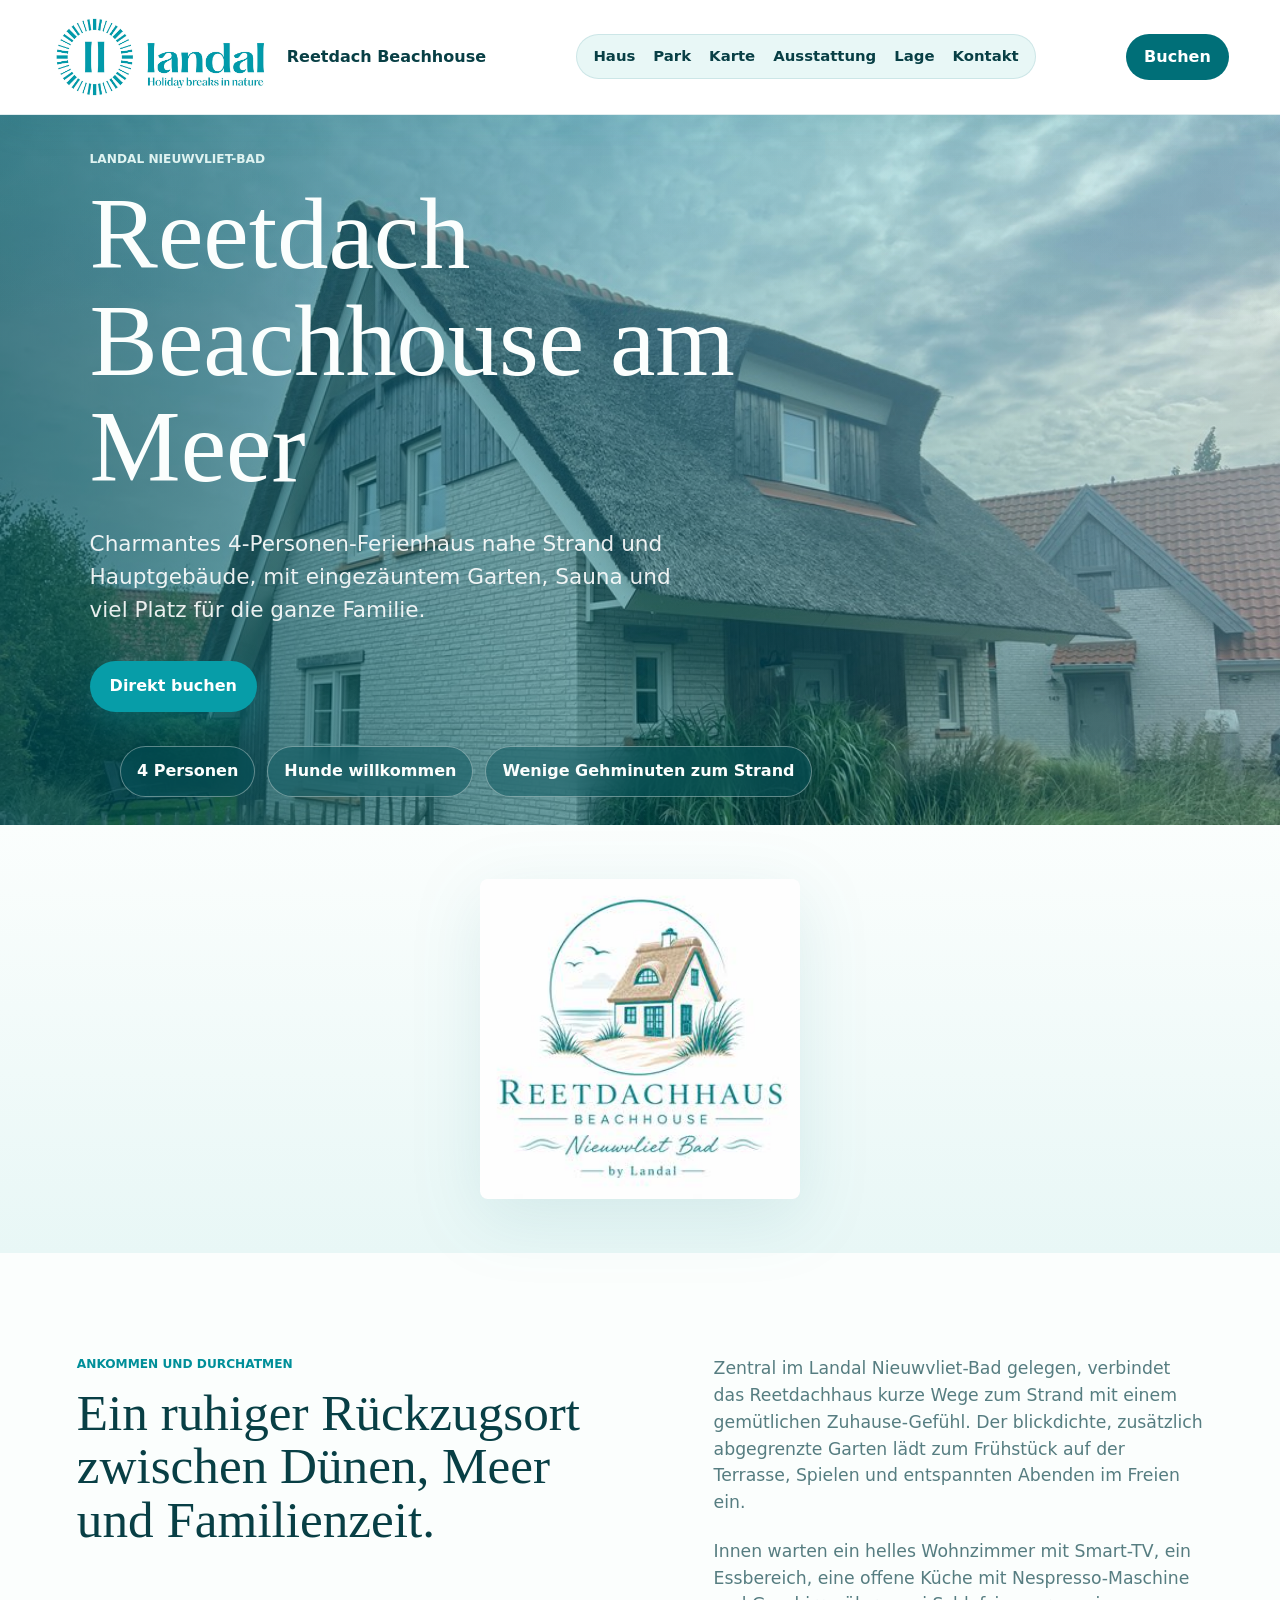
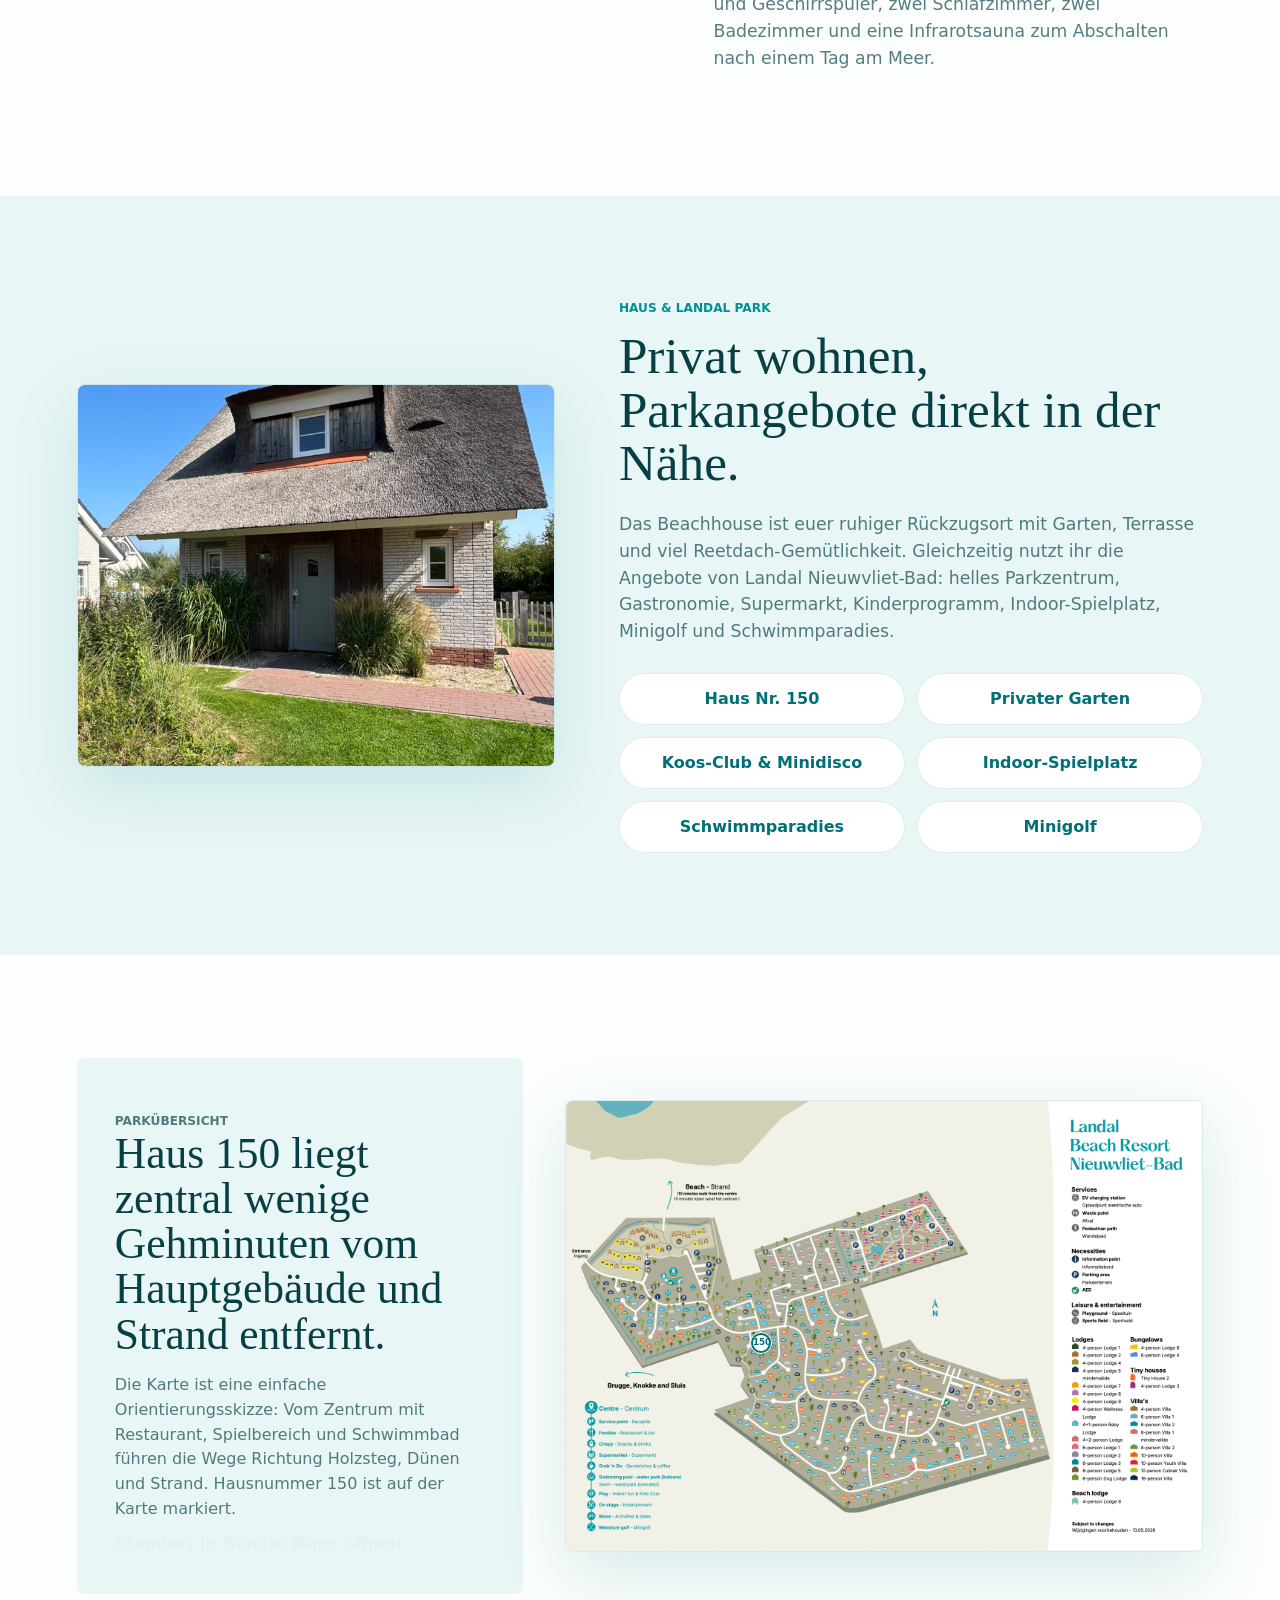
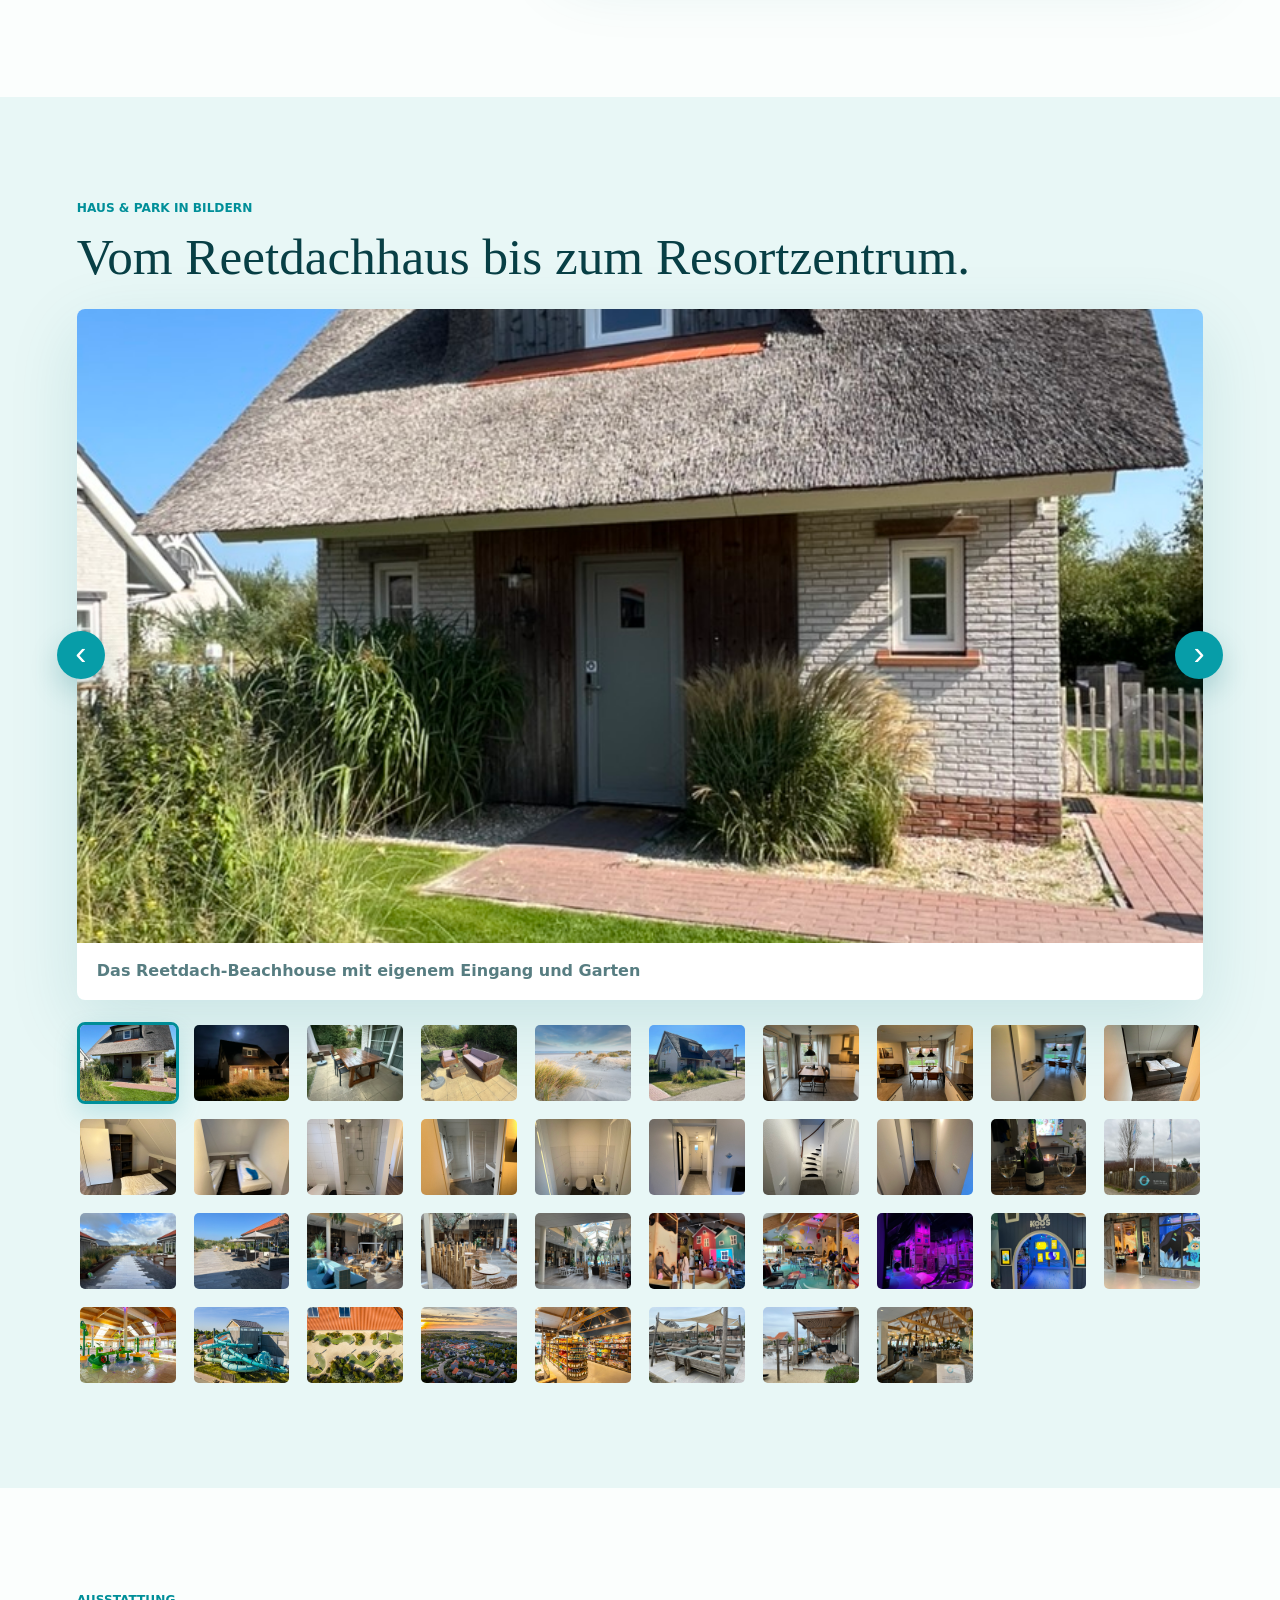
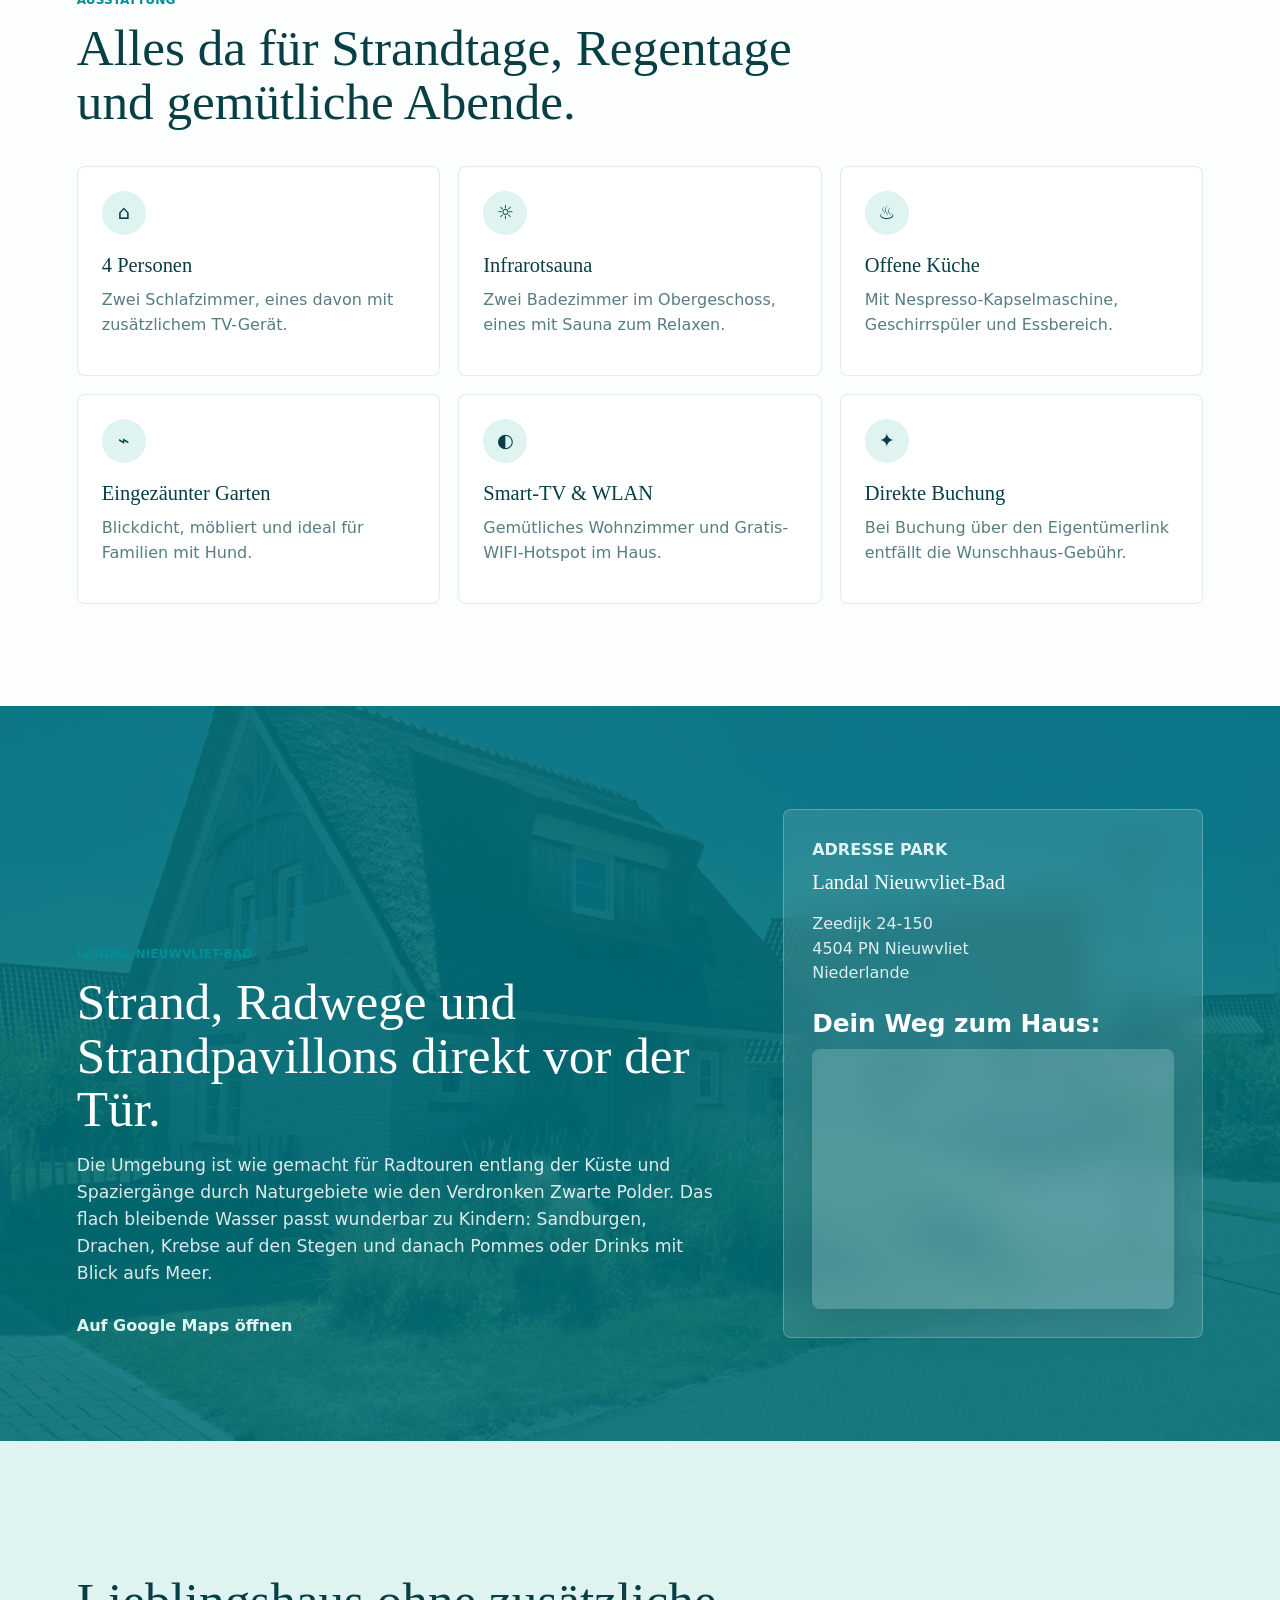
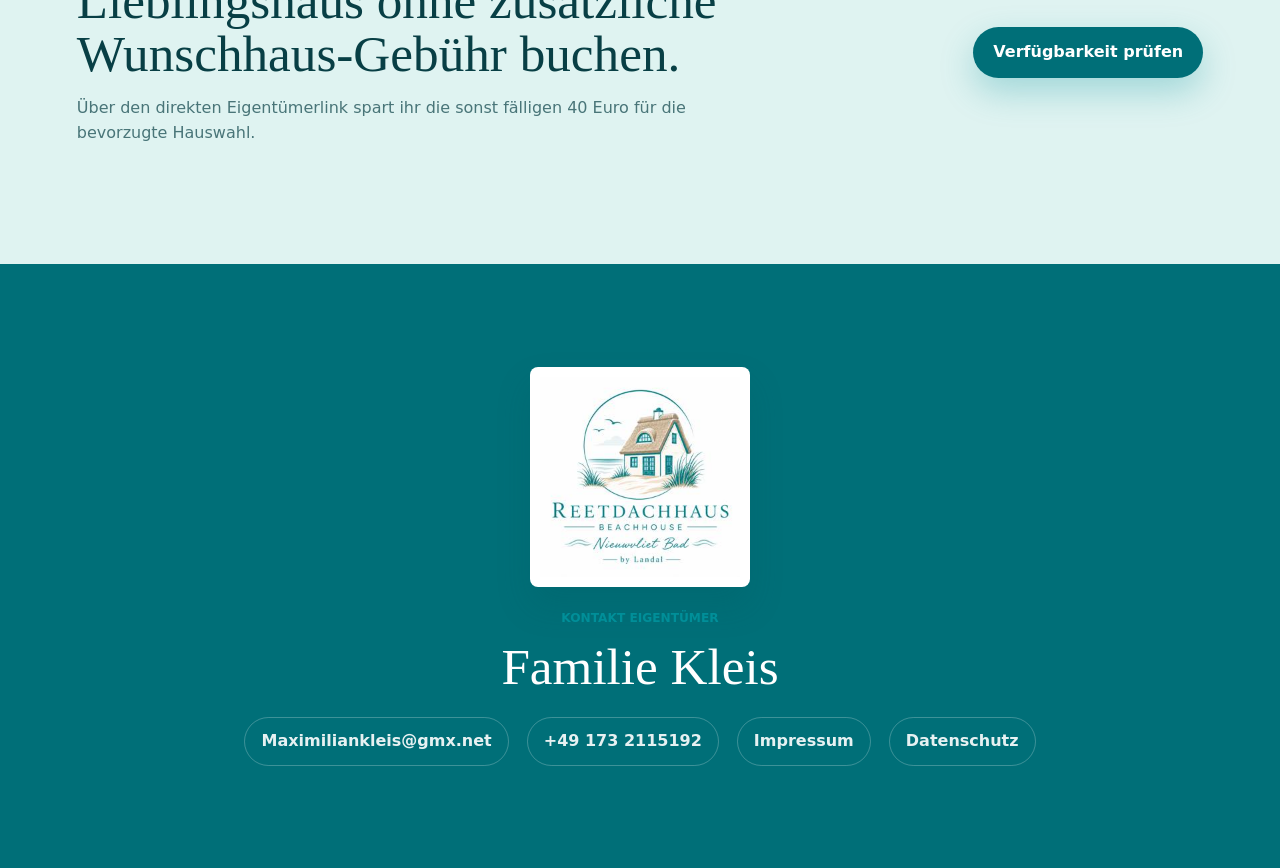
<file: index.html>
<!doctype html>
<html lang="de">
  <head>
    <meta charset="utf-8" />
    <meta name="viewport" content="width=device-width, initial-scale=1" />
    <meta
      name="description"
      content="4-Personen Reetdach Beachhouse im Roompot Beach Resort Nieuwvliet-Bad, nur wenige Gehminuten vom Strand entfernt. Hunde willkommen."
    />
    <title>Reetdach Beachhouse Landal Nieuwvliet-Bad</title>
    <link rel="preload" as="image" href="assets/new-house-overview.jpeg" />
    <link rel="stylesheet" href="styles.css?v=8" />
  </head>
  <body>
    <header class="site-header" aria-label="Hauptnavigation">
      <a class="brand" href="#start" aria-label="Zum Start">
        <img class="brand-logo" src="assets/landal-logo.jpeg" alt="Landal" />
        <span class="brand-title">Reetdach Beachhouse</span>
      </a>
      <nav class="nav-links" aria-label="Seitenbereiche">
        <a href="#haus">Haus</a>
        <a href="#park">Park</a>
        <a href="#karte">Karte</a>
        <a href="#ausstattung">Ausstattung</a>
        <a href="#lage">Lage</a>
        <a href="#kontakt">Kontakt</a>
      </nav>
      <a class="header-cta" href="https://www.roompot.nl/ownerbooking?dc=DBEI2&lang=de&rc=aangebrachteigenaa&resortid=364401&resourceid=27735838&unitid=3553341">
        Buchen
      </a>
    </header>

    <main id="start">
      <section class="hero" aria-label="Ferienhaus am Meer">
        <img class="hero-image" src="assets/new-house-overview.jpeg" alt="Reetdach Ferienhaus im Beach Resort Nieuwvliet-Bad" />
        <div class="hero-shade"></div>
        <div class="hero-content">
          <p class="eyebrow">Landal Nieuwvliet-Bad</p>
          <h1>Reetdach Beachhouse am Meer</h1>
          <p class="hero-copy">
            Charmantes 4-Personen-Ferienhaus nahe Strand und Hauptgebäude,
            mit eingezäuntem Garten, Sauna und viel Platz für die ganze Familie.
          </p>
          <div class="hero-actions" aria-label="Wichtige Links">
            <a class="button primary" href="https://www.roompot.nl/ownerbooking?dc=DBEI2&lang=de&rc=aangebrachteigenaa&resortid=364401&resourceid=27735838&unitid=3553341">Direkt buchen</a>
          </div>
        </div>
        <div class="hero-facts" aria-label="Kurzinfos">
          <span>4 Personen</span>
          <span>Hunde willkommen</span>
          <span>Wenige Gehminuten zum Strand</span>
        </div>
      </section>

      <section class="house-logo-band" aria-label="Reetdachhaus Beachhouse Logo">
        <img src="assets/reetdachhaus-logo.svg" alt="Reetdachhaus Beachhouse Nieuwvliet Bad Logo" />
      </section>

      <section class="intro band" id="haus">
        <div class="section-heading">
          <p class="eyebrow">Ankommen und Durchatmen</p>
          <h2>Ein ruhiger Rückzugsort zwischen Dünen, Meer und Familienzeit.</h2>
        </div>
        <div class="intro-text">
          <p>
            Zentral im Landal Nieuwvliet-Bad gelegen, verbindet das Reetdachhaus
            kurze Wege zum Strand mit einem gemütlichen Zuhause-Gefühl. Der blickdichte,
            zusätzlich abgegrenzte Garten lädt zum Frühstück auf der Terrasse, Spielen
            und entspannten Abenden im Freien ein.
          </p>
          <p>
            Innen warten ein helles Wohnzimmer mit Smart-TV, ein Essbereich, eine offene
            Küche mit Nespresso-Maschine und Geschirrspüler, zwei Schlafzimmer, zwei
            Badezimmer und eine Infrarotsauna zum Abschalten nach einem Tag am Meer.
          </p>
        </div>
      </section>

      <section class="overview band" id="park" aria-label="Haus und Landal Park">
        <div class="overview-media">
          <img src="assets/house-sunny-front.jpeg" alt="Sonnige Frontansicht des Reetdachhauses im Landal Beach Resort Nieuwvliet-Bad" />
        </div>
        <div class="overview-content">
          <p class="eyebrow">Haus & Landal Park</p>
          <h2>Privat wohnen, Parkangebote direkt in der Nähe.</h2>
          <p>
            Das Beachhouse ist euer ruhiger Rückzugsort mit Garten, Terrasse und viel
            Reetdach-Gemütlichkeit. Gleichzeitig nutzt ihr die Angebote von Landal
            Nieuwvliet-Bad: helles Parkzentrum, Gastronomie, Supermarkt, Kinderprogramm,
            Indoor-Spielplatz, Minigolf und Schwimmparadies.
          </p>
          <div class="overview-highlights">
            <span>Haus Nr. 150</span>
            <span>Privater Garten</span>
            <span>Koos-Club & Minidisco</span>
            <span>Indoor-Spielplatz</span>
            <span>Schwimmparadies</span>
            <span>Minigolf</span>
          </div>
        </div>
      </section>

      <section class="park-map-section band" id="karte" aria-label="Übersichtskarte Park und Haus 150">
        <div class="park-map-layout">
          <div class="map-copy">
            <p class="eyebrow">Parkübersicht</p>
            <h2>Haus 150 liegt zentral wenige Gehminuten vom Hauptgebäude und Strand entfernt.</h2>
            <p>
              Die Karte ist eine einfache Orientierungsskizze: Vom Zentrum mit Restaurant,
              Spielbereich und Schwimmbad führen die Wege Richtung Holzsteg, Dünen und
              Strand. Hausnummer 150 ist auf der Karte markiert.
            </p>
            <a class="text-link dark-link" href="https://maps.app.goo.gl/ADcbNbn6PV7WziuU8">Standort in Google Maps öffnen</a>
          </div>
          <div class="official-map">
            <img src="assets/park-map-landal.png" alt="Übersichtskarte Landal Beach Resort Nieuwvliet-Bad mit markiertem Haus 150" />
            <div class="house-pin" aria-label="Haus 150">
              <strong>150</strong>
              <span>Haus Nr. 150</span>
            </div>
          </div>
        </div>
      </section>

      <section class="gallery-section" aria-label="Bildergalerie">
        <div class="gallery-heading">
          <p class="eyebrow">Haus & Park in Bildern</p>
          <h2>Vom Reetdachhaus bis zum Resortzentrum.</h2>
        </div>
        <div class="gallery">
          <button class="gallery-button prev" type="button" aria-label="Vorheriges Bild">
            <span aria-hidden="true">‹</span>
          </button>
          <figure class="gallery-frame">
            <img id="galleryImage" src="assets/house-1.jpg" alt="Außenansicht des Reetdachhauses" />
            <figcaption id="galleryCaption">Reetdachhaus im Beach Resort Nieuwvliet-Bad</figcaption>
          </figure>
          <button class="gallery-button next" type="button" aria-label="Nächstes Bild">
            <span aria-hidden="true">›</span>
          </button>
        </div>
        <div class="thumbs" aria-label="Galerieauswahl"></div>
      </section>

      <section class="amenities band" id="ausstattung">
        <div class="section-heading">
          <p class="eyebrow">Ausstattung</p>
          <h2>Alles da für Strandtage, Regentage und gemütliche Abende.</h2>
        </div>
        <div class="amenity-grid">
          <article>
            <span class="icon" aria-hidden="true">⌂</span>
            <h3>4 Personen</h3>
            <p>Zwei Schlafzimmer, eines davon mit zusätzlichem TV-Gerät.</p>
          </article>
          <article>
            <span class="icon" aria-hidden="true">☼</span>
            <h3>Infrarotsauna</h3>
            <p>Zwei Badezimmer im Obergeschoss, eines mit Sauna zum Relaxen.</p>
          </article>
          <article>
            <span class="icon" aria-hidden="true">♨</span>
            <h3>Offene Küche</h3>
            <p>Mit Nespresso-Kapselmaschine, Geschirrspüler und Essbereich.</p>
          </article>
          <article>
            <span class="icon" aria-hidden="true">⌁</span>
            <h3>Eingezäunter Garten</h3>
            <p>Blickdicht, möbliert und ideal für Familien mit Hund.</p>
          </article>
          <article>
            <span class="icon" aria-hidden="true">◐</span>
            <h3>Smart-TV & WLAN</h3>
            <p>Gemütliches Wohnzimmer und Gratis-WIFI-Hotspot im Haus.</p>
          </article>
          <article>
            <span class="icon" aria-hidden="true">✦</span>
            <h3>Direkte Buchung</h3>
            <p>Bei Buchung über den Eigentümerlink entfällt die Wunschhaus-Gebühr.</p>
          </article>
        </div>
      </section>

      <section class="location" id="lage">
        <div class="location-copy">
          <p class="eyebrow">Landal Nieuwvliet-Bad</p>
          <h2>Strand, Radwege und Strandpavillons direkt vor der Tür.</h2>
          <p>
            Die Umgebung ist wie gemacht für Radtouren entlang der Küste und Spaziergänge
            durch Naturgebiete wie den Verdronken Zwarte Polder. Das flach bleibende
            Wasser passt wunderbar zu Kindern: Sandburgen, Drachen, Krebse auf den
            Stegen und danach Pommes oder Drinks mit Blick aufs Meer.
          </p>
          <a class="text-link" href="https://maps.app.goo.gl/ADcbNbn6PV7WziuU8">Auf Google Maps öffnen</a>
        </div>
        <aside class="address-panel" aria-label="Adresse">
          <p>Adresse Park</p>
          <h3>Landal Nieuwvliet-Bad</h3>
          <address>
            Zeedijk 24-150<br />
            4504 PN Nieuwvliet<br />
            Niederlande
          </address>
          <div class="route-map">
            <h4>Dein Weg zum Haus:</h4>
            <iframe
              class="route-map-frame"
              title="Google Maps Karte zum Haus 150 im Landal Nieuwvliet-Bad"
              src="https://www.google.com/maps?q=51.3815383,3.4429512&z=17&output=embed"
              loading="lazy"
              allowfullscreen
              referrerpolicy="no-referrer-when-downgrade"
            ></iframe>
          </div>
        </aside>
      </section>

      <section class="booking-band" aria-label="Buchungsaufruf">
        <div>
          <p class="eyebrow">Gut zu wissen</p>
          <h2>Lieblingshaus ohne zusätzliche Wunschhaus-Gebühr buchen.</h2>
          <p>
            Über den direkten Eigentümerlink spart ihr die sonst fälligen 40 Euro
            für die bevorzugte Hauswahl.
          </p>
        </div>
        <a class="button primary dark" href="https://www.roompot.nl/ownerbooking?dc=DBEI2&lang=de&rc=aangebrachteigenaa&resortid=364401&resourceid=27735838&unitid=3553341">
          Verfügbarkeit prüfen
        </a>
      </section>
    </main>

    <footer class="footer" id="kontakt">
      <div class="footer-brand">
        <img class="footer-house-logo" src="assets/reetdachhaus-logo.svg" alt="Reetdachhaus Beachhouse Nieuwvliet Bad Logo" />
        <p class="eyebrow">Kontakt Eigentümer</p>
        <h2>Familie Kleis</h2>
      </div>
      <div class="footer-links">
        <a href="mailto:Maximiliankleis@gmx.net">Maximiliankleis@gmx.net</a>
        <a href="tel:+491732115192">+49 173 2115192</a>
        <a href="impressum.html">Impressum</a>
        <a href="datenschutz.html">Datenschutz</a>
      </div>
    </footer>

    <script src="script.js"></script>
  </body>
</html>
</file>
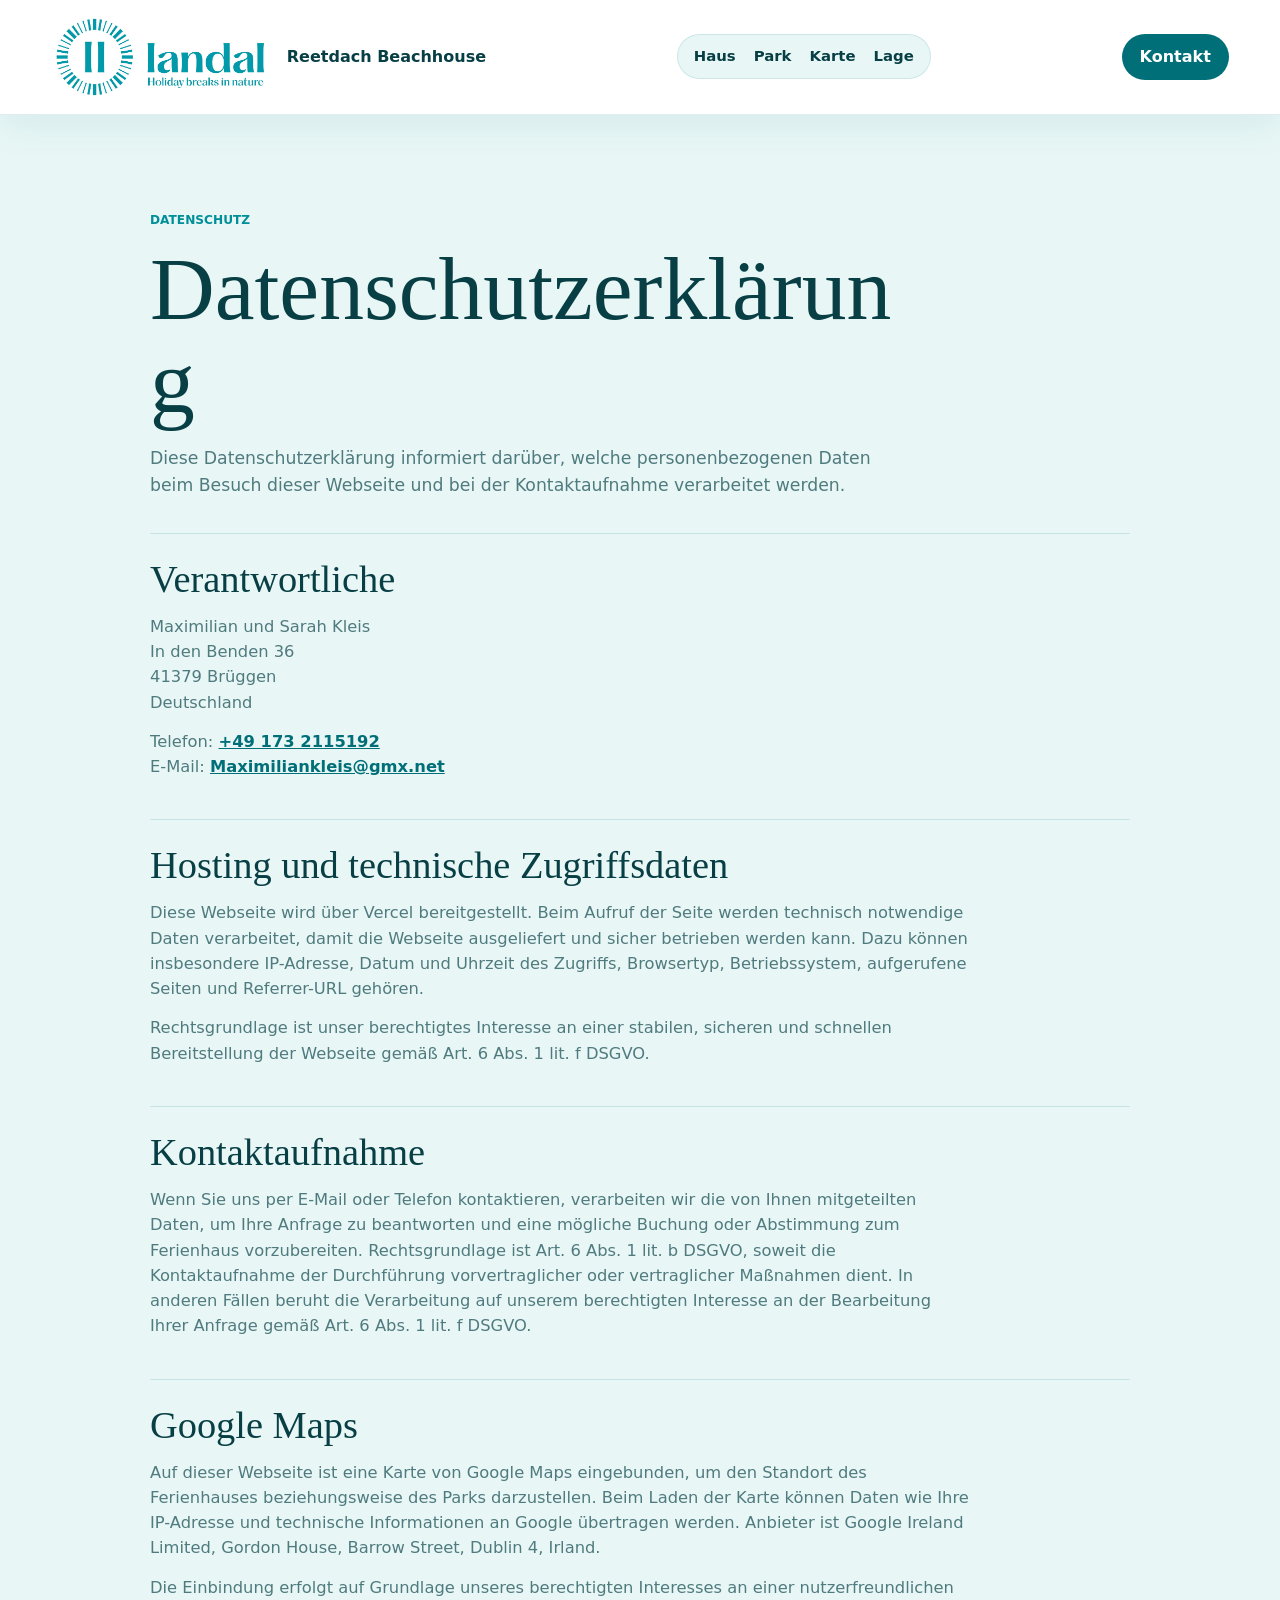
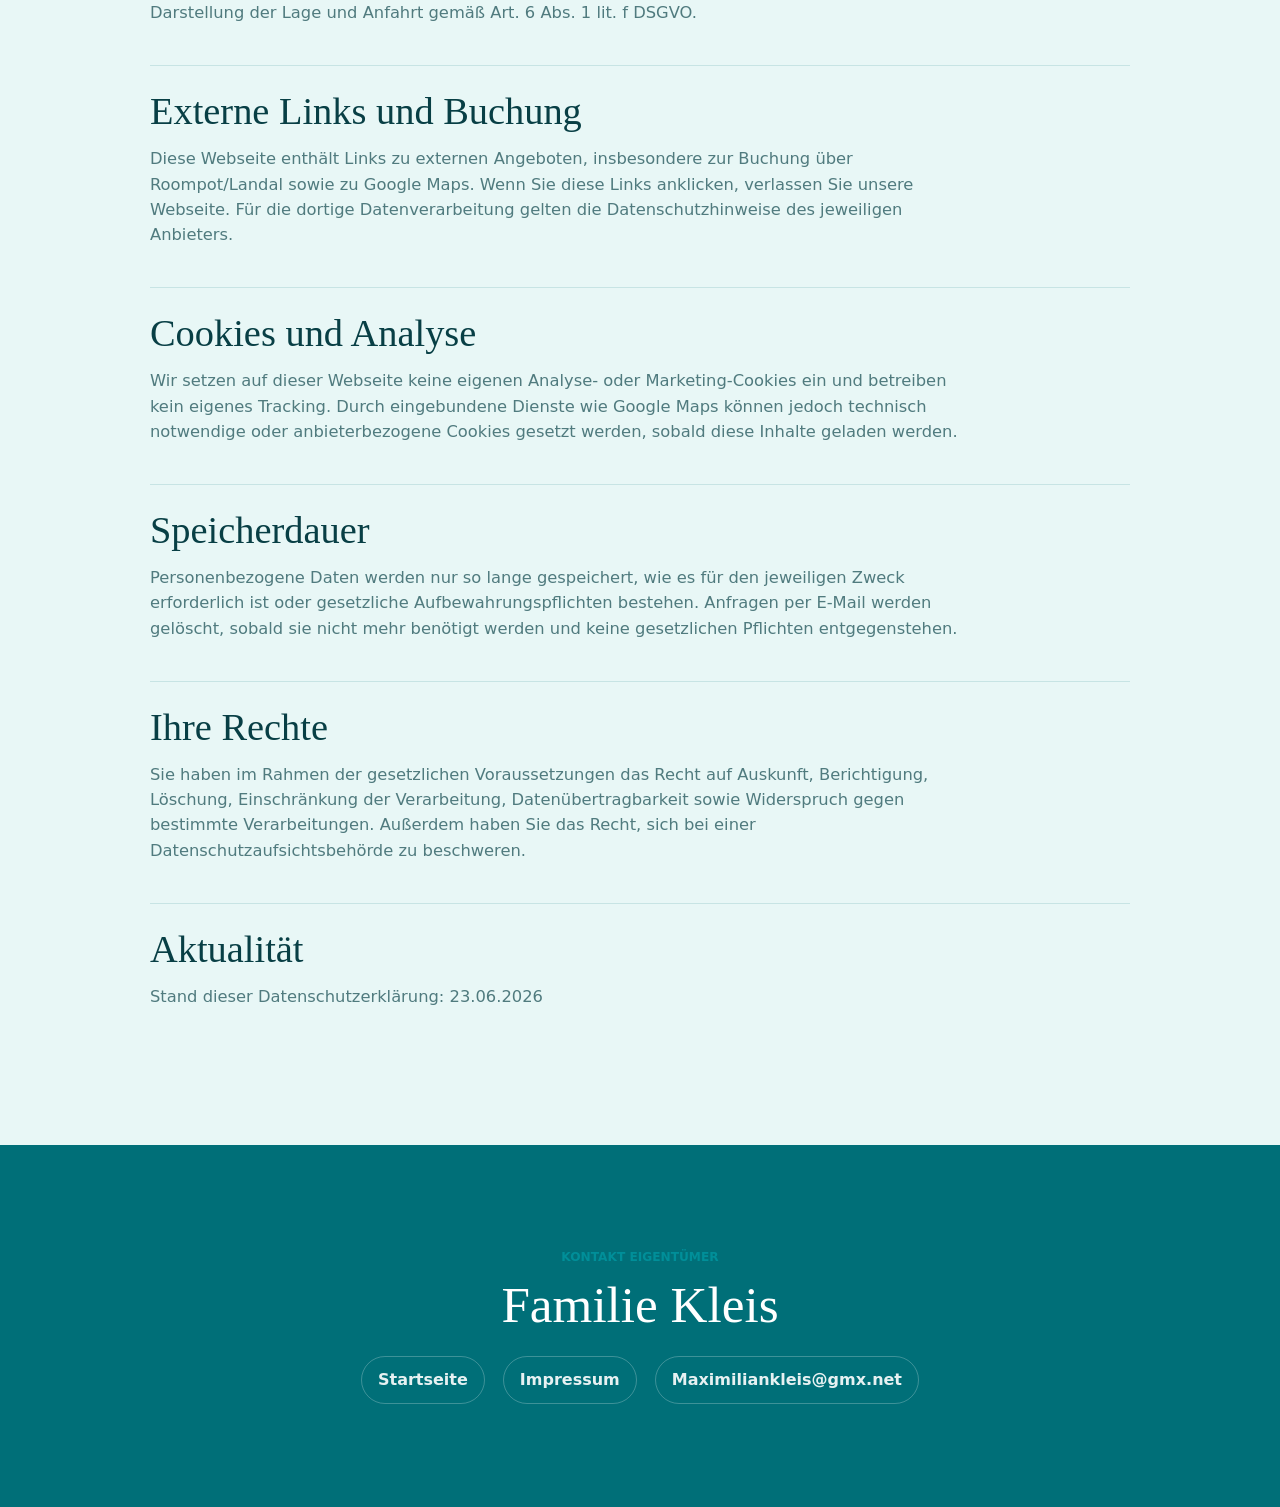
<file: datenschutz.html>
<!doctype html>
<html lang="de">
  <head>
    <meta charset="utf-8" />
    <meta name="viewport" content="width=device-width, initial-scale=1" />
    <meta name="robots" content="index, follow" />
    <title>Datenschutz | Reetdach Beachhouse Landal Nieuwvliet-Bad</title>
    <link rel="stylesheet" href="styles.css?v=8" />
  </head>
  <body class="legal-page">
    <header class="site-header legal-header" aria-label="Hauptnavigation">
      <a class="brand" href="index.html#start" aria-label="Zur Startseite">
        <img class="brand-logo" src="assets/landal-logo.jpeg" alt="Landal" />
        <span class="brand-title">Reetdach Beachhouse</span>
      </a>
      <nav class="nav-links" aria-label="Seitenbereiche">
        <a href="index.html#haus">Haus</a>
        <a href="index.html#park">Park</a>
        <a href="index.html#karte">Karte</a>
        <a href="index.html#lage">Lage</a>
      </nav>
      <a class="header-cta" href="index.html#kontakt">Kontakt</a>
    </header>

    <main class="legal-main">
      <section class="legal-hero">
        <p class="eyebrow">Datenschutz</p>
        <h1>Datenschutzerklärung</h1>
        <p>
          Diese Datenschutzerklärung informiert darüber, welche personenbezogenen Daten
          beim Besuch dieser Webseite und bei der Kontaktaufnahme verarbeitet werden.
        </p>
      </section>

      <section class="legal-section">
        <h2>Verantwortliche</h2>
        <p>
          Maximilian und Sarah Kleis<br />
          In den Benden 36<br />
          41379 Brüggen<br />
          Deutschland
        </p>
        <p>
          Telefon: <a href="tel:+491732115192">+49 173 2115192</a><br />
          E-Mail: <a href="mailto:Maximiliankleis@gmx.net">Maximiliankleis@gmx.net</a>
        </p>
      </section>

      <section class="legal-section">
        <h2>Hosting und technische Zugriffsdaten</h2>
        <p>
          Diese Webseite wird über Vercel bereitgestellt. Beim Aufruf der Seite werden
          technisch notwendige Daten verarbeitet, damit die Webseite ausgeliefert und
          sicher betrieben werden kann. Dazu können insbesondere IP-Adresse, Datum und
          Uhrzeit des Zugriffs, Browsertyp, Betriebssystem, aufgerufene Seiten und
          Referrer-URL gehören.
        </p>
        <p>
          Rechtsgrundlage ist unser berechtigtes Interesse an einer stabilen, sicheren
          und schnellen Bereitstellung der Webseite gemäß Art. 6 Abs. 1 lit. f DSGVO.
        </p>
      </section>

      <section class="legal-section">
        <h2>Kontaktaufnahme</h2>
        <p>
          Wenn Sie uns per E-Mail oder Telefon kontaktieren, verarbeiten wir die von
          Ihnen mitgeteilten Daten, um Ihre Anfrage zu beantworten und eine mögliche
          Buchung oder Abstimmung zum Ferienhaus vorzubereiten. Rechtsgrundlage ist
          Art. 6 Abs. 1 lit. b DSGVO, soweit die Kontaktaufnahme der Durchführung
          vorvertraglicher oder vertraglicher Maßnahmen dient. In anderen Fällen beruht
          die Verarbeitung auf unserem berechtigten Interesse an der Bearbeitung Ihrer
          Anfrage gemäß Art. 6 Abs. 1 lit. f DSGVO.
        </p>
      </section>

      <section class="legal-section">
        <h2>Google Maps</h2>
        <p>
          Auf dieser Webseite ist eine Karte von Google Maps eingebunden, um den Standort
          des Ferienhauses beziehungsweise des Parks darzustellen. Beim Laden der Karte
          können Daten wie Ihre IP-Adresse und technische Informationen an Google
          übertragen werden. Anbieter ist Google Ireland Limited, Gordon House, Barrow
          Street, Dublin 4, Irland.
        </p>
        <p>
          Die Einbindung erfolgt auf Grundlage unseres berechtigten Interesses an einer
          nutzerfreundlichen Darstellung der Lage und Anfahrt gemäß Art. 6 Abs. 1 lit. f
          DSGVO.
        </p>
      </section>

      <section class="legal-section">
        <h2>Externe Links und Buchung</h2>
        <p>
          Diese Webseite enthält Links zu externen Angeboten, insbesondere zur Buchung
          über Roompot/Landal sowie zu Google Maps. Wenn Sie diese Links anklicken,
          verlassen Sie unsere Webseite. Für die dortige Datenverarbeitung gelten die
          Datenschutzhinweise des jeweiligen Anbieters.
        </p>
      </section>

      <section class="legal-section">
        <h2>Cookies und Analyse</h2>
        <p>
          Wir setzen auf dieser Webseite keine eigenen Analyse- oder Marketing-Cookies ein
          und betreiben kein eigenes Tracking. Durch eingebundene Dienste wie Google Maps
          können jedoch technisch notwendige oder anbieterbezogene Cookies gesetzt werden,
          sobald diese Inhalte geladen werden.
        </p>
      </section>

      <section class="legal-section">
        <h2>Speicherdauer</h2>
        <p>
          Personenbezogene Daten werden nur so lange gespeichert, wie es für den jeweiligen
          Zweck erforderlich ist oder gesetzliche Aufbewahrungspflichten bestehen. Anfragen
          per E-Mail werden gelöscht, sobald sie nicht mehr benötigt werden und keine
          gesetzlichen Pflichten entgegenstehen.
        </p>
      </section>

      <section class="legal-section">
        <h2>Ihre Rechte</h2>
        <p>
          Sie haben im Rahmen der gesetzlichen Voraussetzungen das Recht auf Auskunft,
          Berichtigung, Löschung, Einschränkung der Verarbeitung, Datenübertragbarkeit
          sowie Widerspruch gegen bestimmte Verarbeitungen. Außerdem haben Sie das Recht,
          sich bei einer Datenschutzaufsichtsbehörde zu beschweren.
        </p>
      </section>

      <section class="legal-section">
        <h2>Aktualität</h2>
        <p>Stand dieser Datenschutzerklärung: 23.06.2026</p>
      </section>
    </main>

    <footer class="footer">
      <div>
        <p class="eyebrow">Kontakt Eigentümer</p>
        <h2>Familie Kleis</h2>
      </div>
      <div class="footer-links">
        <a href="index.html">Startseite</a>
        <a href="impressum.html">Impressum</a>
        <a href="mailto:Maximiliankleis@gmx.net">Maximiliankleis@gmx.net</a>
      </div>
    </footer>
  </body>
</html>
</file>
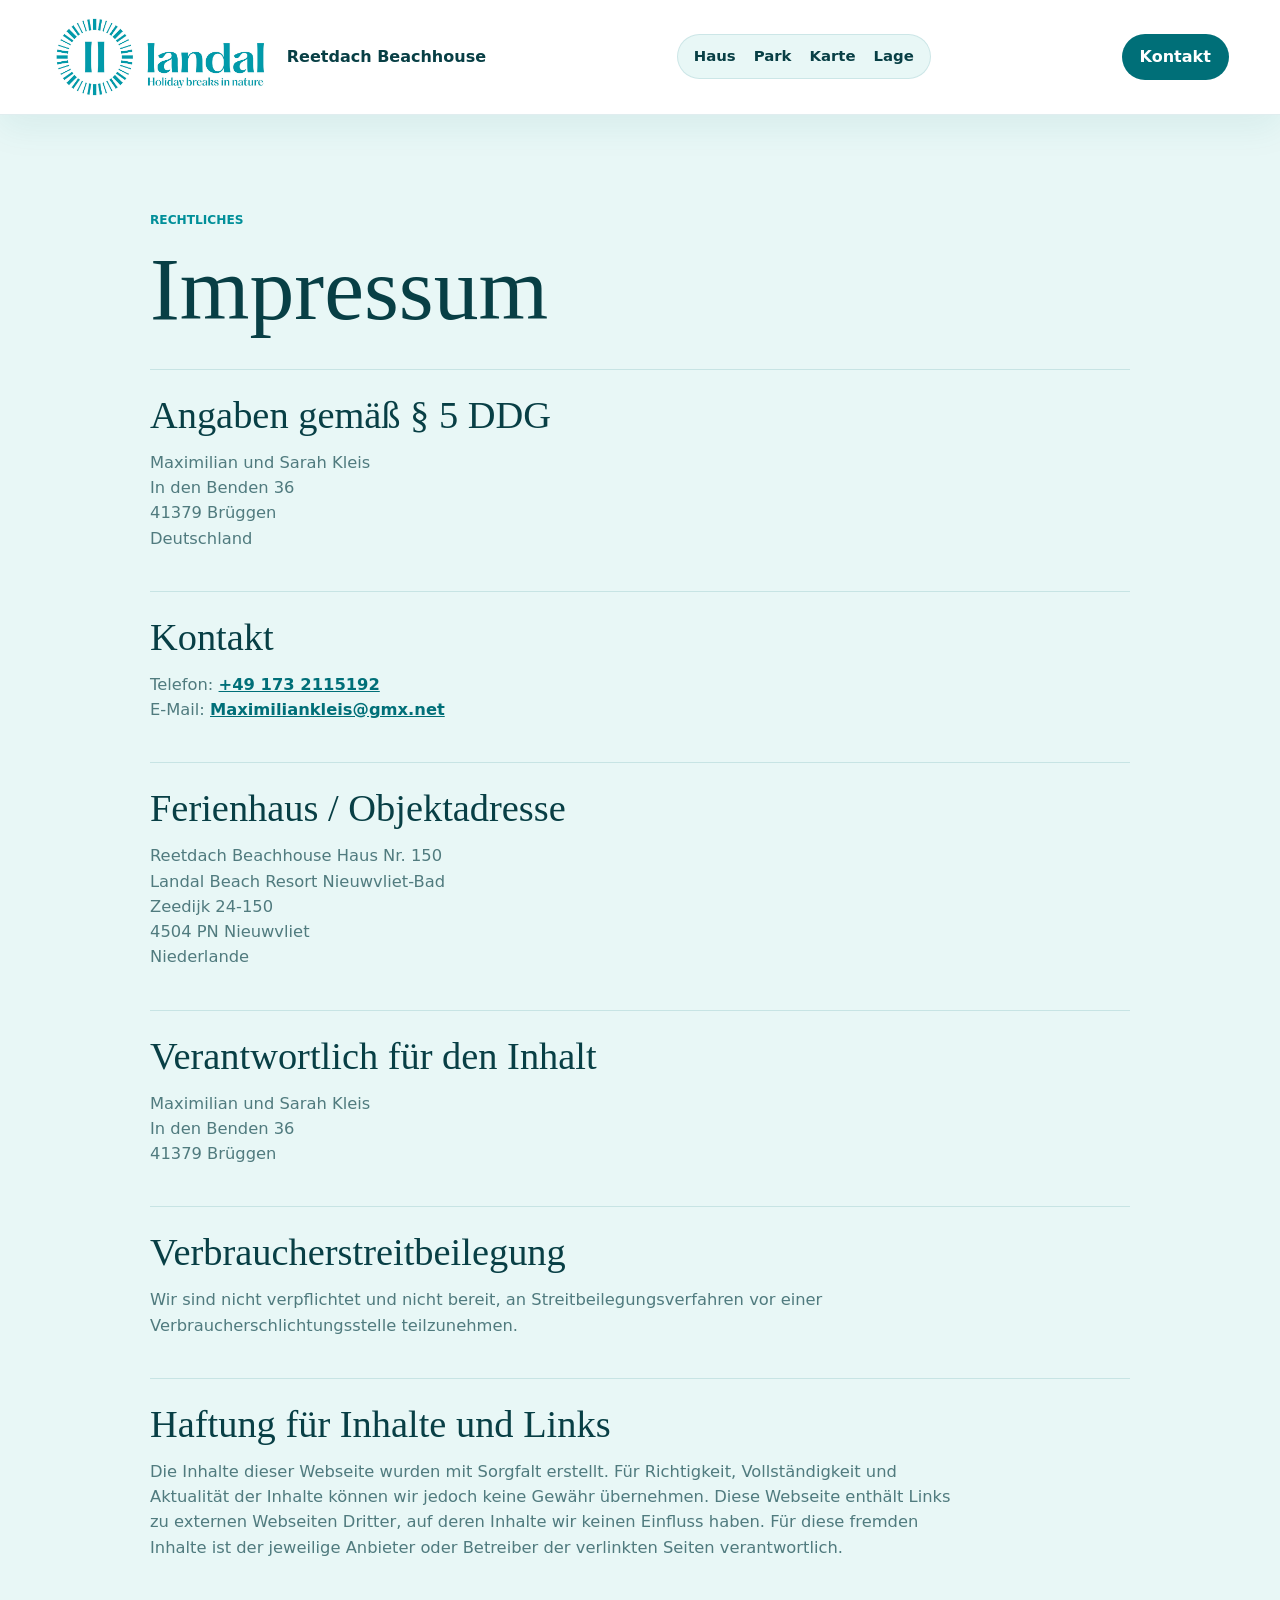
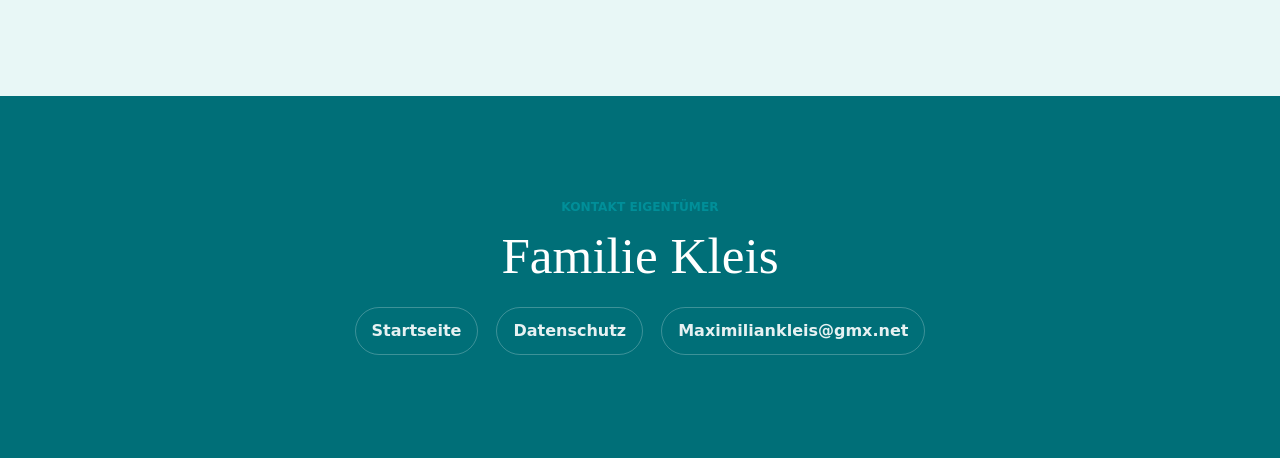
<file: impressum.html>
<!doctype html>
<html lang="de">
  <head>
    <meta charset="utf-8" />
    <meta name="viewport" content="width=device-width, initial-scale=1" />
    <meta name="robots" content="index, follow" />
    <title>Impressum | Reetdach Beachhouse Landal Nieuwvliet-Bad</title>
    <link rel="stylesheet" href="styles.css?v=8" />
  </head>
  <body class="legal-page">
    <header class="site-header legal-header" aria-label="Hauptnavigation">
      <a class="brand" href="index.html#start" aria-label="Zur Startseite">
        <img class="brand-logo" src="assets/landal-logo.jpeg" alt="Landal" />
        <span class="brand-title">Reetdach Beachhouse</span>
      </a>
      <nav class="nav-links" aria-label="Seitenbereiche">
        <a href="index.html#haus">Haus</a>
        <a href="index.html#park">Park</a>
        <a href="index.html#karte">Karte</a>
        <a href="index.html#lage">Lage</a>
      </nav>
      <a class="header-cta" href="index.html#kontakt">Kontakt</a>
    </header>

    <main class="legal-main">
      <section class="legal-hero">
        <p class="eyebrow">Rechtliches</p>
        <h1>Impressum</h1>
      </section>

      <section class="legal-section">
        <h2>Angaben gemäß § 5 DDG</h2>
        <p>
          Maximilian und Sarah Kleis<br />
          In den Benden 36<br />
          41379 Brüggen<br />
          Deutschland
        </p>
      </section>

      <section class="legal-section">
        <h2>Kontakt</h2>
        <p>
          Telefon: <a href="tel:+491732115192">+49 173 2115192</a><br />
          E-Mail: <a href="mailto:Maximiliankleis@gmx.net">Maximiliankleis@gmx.net</a>
        </p>
      </section>

      <section class="legal-section">
        <h2>Ferienhaus / Objektadresse</h2>
        <p>
          Reetdach Beachhouse Haus Nr. 150<br />
          Landal Beach Resort Nieuwvliet-Bad<br />
          Zeedijk 24-150<br />
          4504 PN Nieuwvliet<br />
          Niederlande
        </p>
      </section>

      <section class="legal-section">
        <h2>Verantwortlich für den Inhalt</h2>
        <p>
          Maximilian und Sarah Kleis<br />
          In den Benden 36<br />
          41379 Brüggen
        </p>
      </section>

      <section class="legal-section">
        <h2>Verbraucherstreitbeilegung</h2>
        <p>
          Wir sind nicht verpflichtet und nicht bereit, an Streitbeilegungsverfahren
          vor einer Verbraucherschlichtungsstelle teilzunehmen.
        </p>
      </section>

      <section class="legal-section">
        <h2>Haftung für Inhalte und Links</h2>
        <p>
          Die Inhalte dieser Webseite wurden mit Sorgfalt erstellt. Für Richtigkeit,
          Vollständigkeit und Aktualität der Inhalte können wir jedoch keine Gewähr
          übernehmen. Diese Webseite enthält Links zu externen Webseiten Dritter, auf
          deren Inhalte wir keinen Einfluss haben. Für diese fremden Inhalte ist der
          jeweilige Anbieter oder Betreiber der verlinkten Seiten verantwortlich.
        </p>
      </section>
    </main>

    <footer class="footer">
      <div>
        <p class="eyebrow">Kontakt Eigentümer</p>
        <h2>Familie Kleis</h2>
      </div>
      <div class="footer-links">
        <a href="index.html">Startseite</a>
        <a href="datenschutz.html">Datenschutz</a>
        <a href="mailto:Maximiliankleis@gmx.net">Maximiliankleis@gmx.net</a>
      </div>
    </footer>
  </body>
</html>
</file>
<file: styles.css>
:root {
  --ink: #083f45;
  --muted: rgba(8, 63, 69, 0.68);
  --paper: #fbfefd;
  --shell: #e8f7f6;
  --sea: #079da8;
  --deep-sea: #006f78;
  --clay: #008f99;
  --sun: #dff3f1;
  --white: #ffffff;
  --shadow: 0 22px 70px rgba(0, 111, 120, 0.14);
}

* {
  box-sizing: border-box;
}

html {
  scroll-behavior: smooth;
}

body {
  margin: 0;
  color: var(--ink);
  background: var(--paper);
  font-family:
    "Avenir Next", Avenir, "Segoe UI", ui-sans-serif, system-ui, sans-serif;
  line-height: 1.55;
  font-weight: 500;
}

a {
  color: inherit;
}

img {
  display: block;
  max-width: 100%;
}

.site-header {
  position: sticky;
  top: 0;
  left: 0;
  z-index: 20;
  display: flex;
  align-items: center;
  justify-content: space-between;
  width: 100%;
  min-height: 82px;
  padding: 14px clamp(18px, 4vw, 52px);
  border-bottom: 1px solid rgba(0, 111, 120, 0.12);
  color: var(--ink);
  background: var(--white);
  box-shadow: 0 12px 34px rgba(0, 111, 120, 0.08);
}

.brand,
.nav-links,
.footer-links {
  display: flex;
  align-items: center;
  gap: 18px;
}

.brand {
  min-width: 0;
  padding: 4px 0;
  text-decoration: none;
  font-weight: 650;
}

.brand-logo {
  width: clamp(150px, 17vw, 238px);
  height: auto;
  border-radius: 0;
  background: var(--white);
}

.brand-title {
  color: var(--ink);
  white-space: nowrap;
}

.nav-links a,
.header-cta,
.text-link,
.footer-links a {
  text-decoration: none;
  font-weight: 600;
}

.nav-links {
  padding: 10px 16px;
  border: 1px solid rgba(0, 111, 120, 0.12);
  border-radius: 999px;
  background: var(--shell);
  font-size: 0.93rem;
}

.header-cta {
  padding: 11px 18px;
  color: var(--white);
  background: var(--deep-sea);
  border-radius: 999px;
}

.hero {
  position: relative;
  display: grid;
  min-height: calc(88svh - 82px);
  overflow: hidden;
  color: var(--paper);
  isolation: isolate;
}

.hero-image,
.hero-shade {
  position: absolute;
  inset: 0;
  width: 100%;
  height: 100%;
}

.hero-image {
  object-fit: cover;
  object-position: center top;
}

.hero-shade {
  z-index: 1;
  background:
    linear-gradient(180deg, rgba(0, 143, 153, 0.12) 0, rgba(0, 143, 153, 0) 210px),
    linear-gradient(90deg, rgba(0, 82, 89, 0.62), rgba(0, 143, 153, 0.24) 52%, rgba(0, 143, 153, 0.06)),
    linear-gradient(0deg, rgba(0, 82, 89, 0.22), rgba(0, 82, 89, 0.02));
}

.hero-content {
  position: relative;
  z-index: 2;
  align-self: center;
  width: min(760px, calc(100% - 36px));
  margin-left: clamp(18px, 7vw, 96px);
  padding-top: 24px;
}

.eyebrow {
  margin: 0 0 12px;
  color: var(--clay);
  font-size: 0.76rem;
  font-weight: 700;
  letter-spacing: 0;
  text-transform: uppercase;
}

.hero .eyebrow,
.booking-band .eyebrow {
  color: var(--sun);
}

h1,
h2,
h3,
p {
  overflow-wrap: anywhere;
}

h1,
h2,
h3 {
  margin: 0;
  line-height: 1.04;
}

h1,
h2 {
  font-family: Georgia, "Times New Roman", serif;
  font-weight: 500;
}

h3 {
  font-family: Georgia, "Times New Roman", serif;
  font-weight: 520;
}

h1 {
  max-width: 760px;
  font-size: clamp(3.25rem, 8vw, 7.1rem);
  letter-spacing: 0;
}

h2 {
  font-size: clamp(2.15rem, 4vw, 4.65rem);
  letter-spacing: 0;
}

h3 {
  font-size: 1.28rem;
}

.hero-copy {
  max-width: 620px;
  margin: 26px 0 0;
  color: rgba(255, 255, 255, 0.9);
  font-size: clamp(1.05rem, 2vw, 1.35rem);
}

.hero-actions,
.hero-facts {
  display: flex;
  flex-wrap: wrap;
  gap: 12px;
}

.hero-actions {
  margin-top: 34px;
}

.button {
  display: inline-flex;
  align-items: center;
  justify-content: center;
  min-height: 48px;
  padding: 13px 20px;
  border-radius: 999px;
  text-decoration: none;
  font-weight: 650;
}

.button.primary {
  color: var(--white);
  background: var(--sea);
  box-shadow: 0 14px 34px rgba(0, 143, 153, 0.28);
}

.button.secondary {
  border: 1px solid rgba(255, 253, 248, 0.66);
  color: var(--paper);
  background: rgba(255, 253, 248, 0.12);
  backdrop-filter: blur(16px);
}

.button.dark {
  color: var(--white);
  background: var(--deep-sea);
}

.hero-facts {
  position: relative;
  z-index: 2;
  align-self: end;
  width: min(1040px, calc(100% - 36px));
  margin: 0 auto 28px;
}

.hero-facts span {
  padding: 12px 16px;
  border: 1px solid rgba(255, 253, 248, 0.36);
  border-radius: 999px;
  background: rgba(0, 82, 89, 0.46);
  backdrop-filter: blur(16px);
  font-weight: 600;
}

.house-logo-band {
  display: grid;
  place-items: center;
  padding: clamp(30px, 5vw, 54px) clamp(18px, 6vw, 86px);
  background: linear-gradient(180deg, var(--paper) 0%, var(--shell) 100%);
}

.house-logo-band img {
  width: min(320px, 58vw);
  height: auto;
  border-radius: 8px;
  filter: drop-shadow(0 18px 34px rgba(0, 111, 120, 0.1));
}

.band,
.gallery-section,
.location,
.booking-band,
.footer {
  padding: clamp(58px, 8vw, 112px) clamp(18px, 6vw, 86px);
}

.intro {
  display: grid;
  grid-template-columns: minmax(0, 0.95fr) minmax(280px, 0.85fr);
  gap: clamp(32px, 7vw, 96px);
  background: var(--paper);
}

.section-heading {
  max-width: 760px;
}

.intro-text {
  color: var(--muted);
  font-size: 1.08rem;
}

.intro-text p {
  margin: 0 0 22px;
}

.overview {
  display: grid;
  grid-template-columns: minmax(280px, 0.9fr) minmax(320px, 1.1fr);
  gap: clamp(28px, 5vw, 72px);
  align-items: center;
  background: var(--shell);
}

.overview-media {
  overflow: hidden;
  border: 1px solid rgba(0, 111, 120, 0.12);
  border-radius: 8px;
  box-shadow: var(--shadow);
}

.overview-media img {
  width: 100%;
  aspect-ratio: 5 / 4;
  object-fit: cover;
}

.overview-content p:not(.eyebrow) {
  max-width: 700px;
  margin: 22px 0 0;
  color: var(--muted);
  font-size: 1.08rem;
}

.overview-highlights {
  display: grid;
  grid-template-columns: repeat(2, minmax(0, 1fr));
  gap: 12px;
  max-width: 620px;
  margin-top: 28px;
}

.overview-highlights span {
  display: flex;
  min-height: 52px;
  align-items: center;
  justify-content: center;
  padding: 10px 16px;
  border: 1px solid rgba(0, 111, 120, 0.12);
  border-radius: 999px;
  color: var(--deep-sea);
  background: var(--white);
  font-weight: 650;
  text-align: center;
}

.park-map-section {
  background: var(--paper);
}

.park-map-layout {
  display: grid;
  grid-template-columns: minmax(280px, 0.7fr) minmax(0, 1fr);
  gap: clamp(22px, 4vw, 42px);
  align-items: center;
}

.official-map {
  position: relative;
  overflow: hidden;
  border: 1px solid rgba(0, 111, 120, 0.14);
  border-radius: 8px;
  background: var(--white);
  box-shadow: var(--shadow);
}

.official-map img {
  width: 100%;
  height: 100%;
  aspect-ratio: 1712 / 1212;
  object-fit: contain;
  background: var(--white);
}

.house-pin {
  position: absolute;
  left: 30.6%;
  top: 53.8%;
  display: flex;
  align-items: center;
  gap: 0;
  padding: 2px;
  border: 1px solid var(--white);
  border-radius: 999px;
  color: var(--white);
  background: var(--deep-sea);
  box-shadow: 0 6px 16px rgba(0, 82, 89, 0.24);
  transform: translate(-50%, -50%);
}

.house-pin strong {
  display: grid;
  width: 16px;
  height: 16px;
  place-items: center;
  border-radius: 50%;
  color: var(--deep-sea);
  background: var(--white);
  font-size: 0.55rem;
}

.house-pin span {
  display: none;
}

.map-copy {
  display: grid;
  align-content: center;
  padding: clamp(24px, 4vw, 38px);
  border-radius: 8px;
  background: var(--shell);
}

.map-copy p {
  margin: 16px 0 0;
  color: var(--muted);
}

.map-copy h2 {
  font-size: clamp(2rem, 3.4vw, 3.7rem);
}

.dark-link {
  color: var(--deep-sea);
}

.gallery-section {
  background: var(--shell);
}

.gallery-heading {
  max-width: 1180px;
  margin: 0 auto 26px;
}

.gallery {
  position: relative;
  display: grid;
  align-items: center;
  max-width: 1180px;
  margin: 0 auto;
}

.gallery-frame {
  margin: 0;
  overflow: hidden;
  border-radius: 8px;
  background: var(--white);
  box-shadow: var(--shadow);
}

.gallery-frame img {
  width: 100%;
  aspect-ratio: 16 / 9;
  object-fit: cover;
}

.gallery-frame figcaption {
  padding: 16px 20px;
  color: var(--muted);
  font-weight: 600;
}

.gallery-button {
  position: absolute;
  z-index: 3;
  display: grid;
  width: 48px;
  height: 48px;
  place-items: center;
  border: 0;
  border-radius: 50%;
  color: var(--white);
  background: var(--sea);
  box-shadow: 0 12px 28px rgba(0, 111, 120, 0.22);
  cursor: pointer;
}

.gallery-button span {
  transform: translateY(-2px);
  font-size: 2.1rem;
  line-height: 1;
}

.gallery-button.prev {
  left: -20px;
}

.gallery-button.next {
  right: -20px;
}

.thumbs {
  display: grid;
  grid-template-columns: repeat(auto-fit, minmax(96px, 1fr));
  gap: 12px;
  max-width: 1180px;
  margin: 22px auto 0;
}

.thumb {
  height: 82px;
  padding: 0;
  overflow: hidden;
  border: 3px solid transparent;
  border-radius: 8px;
  background: none;
  cursor: pointer;
}

.thumb.active {
  border-color: var(--clay);
  box-shadow: 0 10px 24px rgba(0, 143, 153, 0.18);
}

.thumb img {
  width: 100%;
  height: 100%;
  object-fit: cover;
}

.amenities {
  background: var(--paper);
}

.amenity-grid {
  display: grid;
  grid-template-columns: repeat(3, minmax(0, 1fr));
  gap: 18px;
  margin-top: 38px;
}

.amenity-grid article {
  min-height: 210px;
  padding: 24px;
  border: 1px solid rgba(0, 111, 120, 0.12);
  border-radius: 8px;
  background: var(--white);
}

.icon {
  display: grid;
  width: 44px;
  height: 44px;
  place-items: center;
  margin-bottom: 20px;
  border-radius: 50%;
  color: var(--ink);
  background: var(--sun);
  font-size: 1.2rem;
}

.amenity-grid p {
  margin: 12px 0 0;
  color: var(--muted);
}

.location {
  display: grid;
  grid-template-columns: minmax(0, 1fr) minmax(280px, 420px);
  gap: clamp(26px, 5vw, 72px);
  align-items: end;
  color: var(--white);
  background:
    linear-gradient(rgba(0, 111, 120, 0.88), rgba(0, 111, 120, 0.88)),
    url("assets/house-3.jpg") center / cover;
}

.location-copy {
  max-width: 760px;
}

.location-copy p:not(.eyebrow) {
  max-width: 680px;
  color: rgba(255, 255, 255, 0.86);
  font-size: 1.08rem;
}

.text-link {
  display: inline-flex;
  margin-top: 10px;
  color: var(--sun);
}

.address-panel {
  padding: 28px;
  border: 1px solid rgba(255, 255, 255, 0.24);
  border-radius: 8px;
  background: rgba(255, 255, 255, 0.12);
  backdrop-filter: blur(16px);
}

.address-panel p {
  margin: 0 0 10px;
  color: var(--sun);
  font-weight: 700;
  text-transform: uppercase;
}

address {
  margin-top: 18px;
  color: rgba(255, 255, 255, 0.86);
  font-style: normal;
}

.route-map {
  margin-top: 24px;
}

.route-map h4 {
  margin: 0 0 12px;
  color: var(--white);
  font-family: var(--font-display);
  font-size: 1.55rem;
  line-height: 1.1;
}

.route-map-frame {
  display: block;
  width: 100%;
  height: 260px;
  border: 0;
  border-radius: 8px;
  background: rgba(255, 255, 255, 0.18);
  box-shadow: 0 18px 40px rgba(8, 63, 69, 0.18);
}

.booking-band {
  display: flex;
  gap: 26px;
  align-items: center;
  justify-content: space-between;
  color: var(--ink);
  background: var(--sun);
}

.booking-band div {
  max-width: 780px;
}

.booking-band p:not(.eyebrow) {
  max-width: 640px;
  color: rgba(8, 63, 69, 0.7);
}

.footer {
  display: flex;
  gap: 24px;
  align-items: center;
  flex-direction: column;
  justify-content: space-between;
  text-align: center;
  background: var(--deep-sea);
  color: var(--white);
}

.footer-brand {
  display: grid;
  justify-items: center;
}

.footer-house-logo {
  width: min(220px, 58vw);
  height: auto;
  margin-bottom: 22px;
  padding: 10px;
  border-radius: 8px;
  background: var(--white);
  box-shadow: 0 18px 34px rgba(0, 82, 89, 0.18);
}

.footer-links {
  flex-wrap: wrap;
  justify-content: center;
}

.footer-links a {
  padding: 11px 16px;
  border: 1px solid rgba(255, 255, 255, 0.24);
  border-radius: 999px;
  color: rgba(255, 255, 255, 0.9);
}

.legal-page {
  background: var(--shell);
}

.legal-header {
  position: sticky;
}

.legal-main {
  width: min(980px, calc(100% - 36px));
  margin: 0 auto;
  padding: clamp(54px, 8vw, 96px) 0;
}

.legal-hero {
  margin-bottom: 34px;
}

.legal-hero h1 {
  color: var(--ink);
  font-size: clamp(2.8rem, 7vw, 5.8rem);
}

.legal-hero p:not(.eyebrow) {
  max-width: 760px;
  color: var(--muted);
  font-size: 1.08rem;
}

.legal-section {
  padding: 26px 0;
  border-top: 1px solid rgba(0, 111, 120, 0.14);
}

.legal-section h2 {
  margin-bottom: 14px;
  color: var(--ink);
  font-size: clamp(1.7rem, 3vw, 2.4rem);
}

.legal-section p {
  max-width: 820px;
  margin: 0 0 14px;
  color: var(--muted);
  font-size: 1.02rem;
}

.legal-section a {
  color: var(--deep-sea);
  font-weight: 700;
}

@media (max-width: 860px) {
  .site-header {
    position: absolute;
    align-items: center;
    min-height: 76px;
    padding: 12px 18px;
  }

  .legal-header {
    position: sticky;
  }

  .nav-links {
    display: none;
  }

  .brand span:last-child {
    max-width: 138px;
    line-height: 1.1;
  }

  .hero {
    min-height: 88svh;
  }

  .hero-content {
    width: min(100% - 36px, 680px);
    margin: 0 auto;
    padding-top: 86px;
  }

  .intro,
  .overview,
  .park-map-layout,
  .amenity-grid,
  .location {
    grid-template-columns: 1fr;
  }

  .booking-band {
    align-items: flex-start;
    flex-direction: column;
  }

  .footer-links {
    justify-content: center;
  }
}

@media (max-width: 560px) {
  .header-cta {
    min-height: 38px;
    padding: 8px 14px;
    font-size: 0.92rem;
  }

  .brand-title {
    display: none;
  }

  .brand-logo {
    width: 142px;
    max-height: 58px;
    object-fit: contain;
  }

  .hero-content {
    padding-top: 82px;
  }

  h1 {
    font-size: 2.62rem;
    line-height: 1.02;
  }

  h2 {
    font-size: 2rem;
  }

  .button {
    width: fit-content;
    min-width: 0;
    min-height: 40px;
    padding: 9px 22px;
    font-size: 0.95rem;
  }

  .hero-actions {
    width: auto;
    justify-content: center;
  }

  .hero-copy {
    margin-top: 18px;
    font-size: 1.02rem;
    line-height: 1.48;
  }

  .hero-actions {
    margin-top: 26px;
  }

  .hero-facts {
    flex-direction: column;
    align-items: center;
    justify-content: center;
    gap: 8px;
    margin-bottom: 20px;
  }

  .hero-facts span {
    width: fit-content;
    min-width: 0;
    padding: 8px 15px;
    font-size: 0.9rem;
  }

  .house-logo-band {
    padding: 24px 14px 28px;
  }

  .house-logo-band img {
    width: min(330px, 92vw);
  }

  .overview-highlights {
    grid-template-columns: 1fr;
    gap: 10px;
    max-width: 280px;
    margin-right: auto;
    margin-left: auto;
  }

  .overview-highlights span {
    min-height: 44px;
    padding: 8px 14px;
    font-size: 0.95rem;
  }

  .gallery-button {
    width: 42px;
    height: 42px;
  }

  .gallery-button.prev {
    left: 8px;
  }

  .gallery-button.next {
    right: 8px;
  }

  .thumb {
    height: 68px;
  }

  .house-pin {
    gap: 0;
    padding: 2px;
  }

  .house-pin strong {
    width: 14px;
    height: 14px;
    font-size: 0.5rem;
  }

  .house-pin span {
    display: none;
  }
}
</file>
